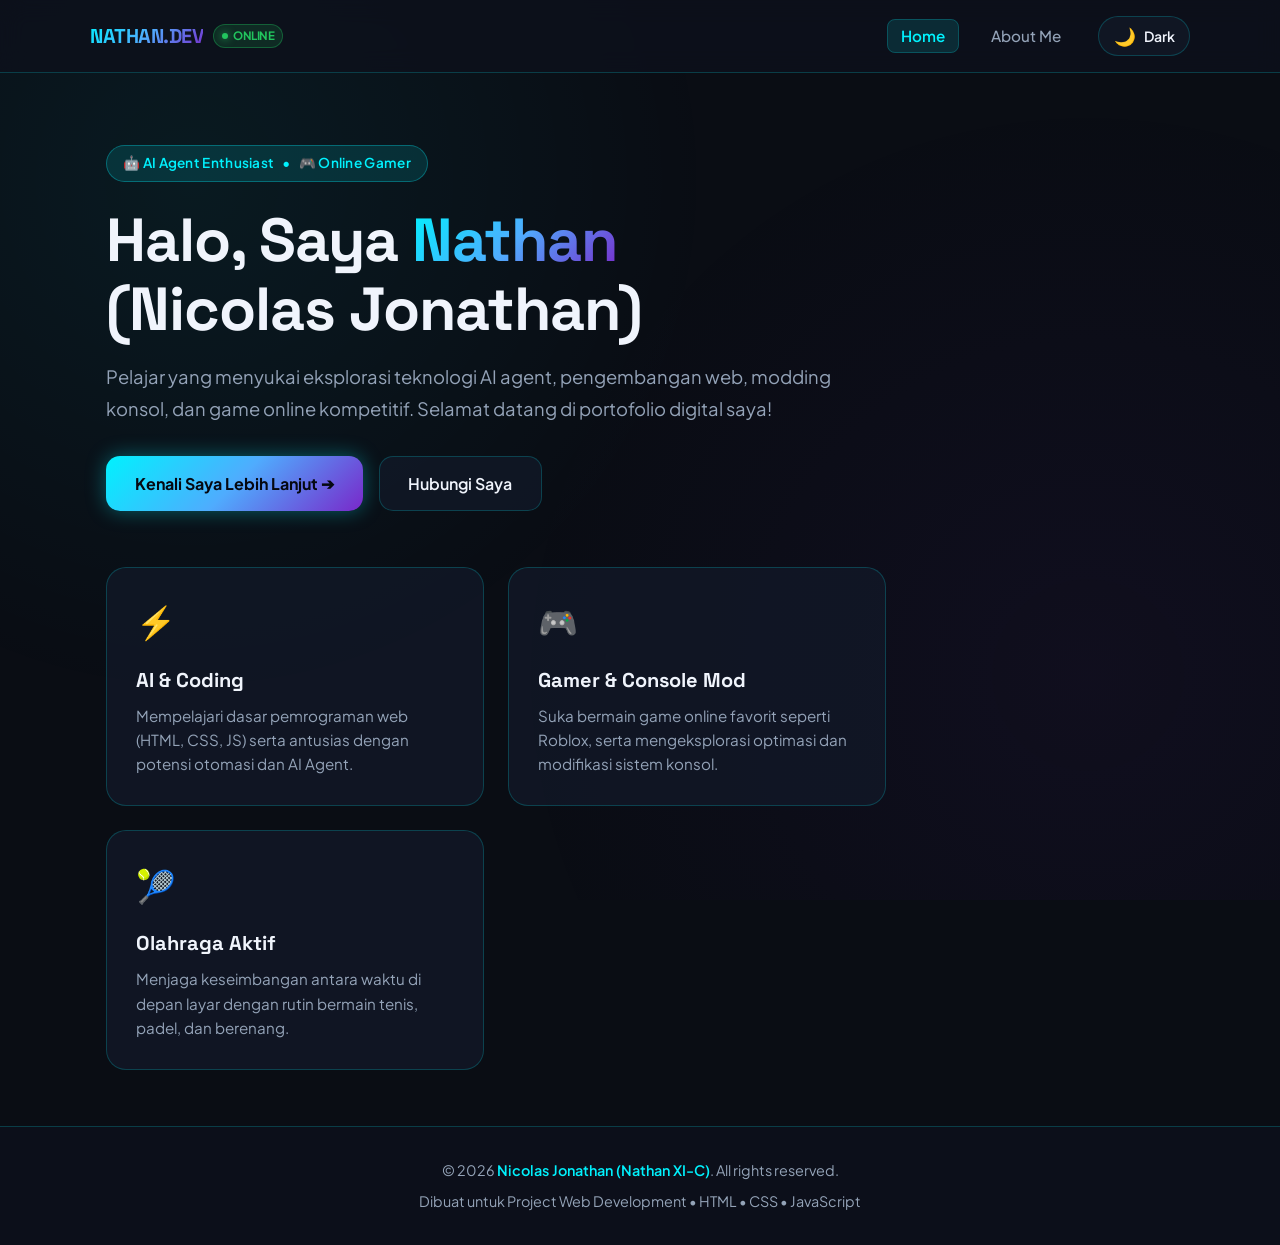
<file: About_Me/index.html>
<!DOCTYPE html>
<html lang="id">
<head>
  <meta charset="UTF-8">
  <meta name="viewport" content="width=device-width, initial-scale=1.0">
  <title>Nathan | Personal Website & AI Explorer</title>
  <link rel="stylesheet" href="style.css">
</head>
<body>

  <!-- ==================== NAVBAR ==================== -->
  <header class="navbar">
    <div class="container nav-container">
      <a href="index.html" class="logo">
        <span class="logo-tag">NATHAN.DEV</span>
        <span class="status-indicator">
          <span class="status-dot"></span>
          ONLINE
        </span>
      </a>

      <div class="nav-right">
        <!-- Navigation Menu -->
        <nav>
          <ul class="nav-menu" id="nav-menu">
            <li><a href="index.html" class="nav-link active">Home</a></li>
            <li><a href="about.html" class="nav-link">About Me</a></li>
          </ul>
        </nav>

        <!-- Theme Toggle Button -->
        <button id="theme-toggle" class="theme-btn" aria-label="Ganti Tema">
          <span id="theme-icon" class="theme-icon">🌙</span>
          <span id="theme-text">Dark</span>
        </button>

        <!-- Mobile Menu Toggle Button -->
        <button id="mobile-toggle" class="mobile-toggle" aria-label="Buka Menu">☰</button>
      </div>
    </div>
  </header>

  <!-- ==================== MAIN CONTENT ==================== -->
  <main class="container">
    <!-- Hero Section -->
    <section class="hero">
      <div class="hero-content">
        <div class="badge">
          <span>🤖 AI Agent Enthusiast</span>
          <span>•</span>
          <span>🎮 Online Gamer</span>
        </div>

        <h1 class="hero-title">
          Halo, Saya <span class="gradient-text">Nathan</span><br>
          (Nicolas Jonathan)
        </h1>

        <p class="hero-desc">
          Pelajar yang menyukai eksplorasi teknologi AI agent, pengembangan web, modding konsol, dan game online kompetitif. Selamat datang di portofolio digital saya!
        </p>

        <div class="cta-group">
          <a href="about.html" class="btn btn-primary">
            Kenali Saya Lebih Lanjut ➔
          </a>
          <a href="about.html#socials" class="btn btn-secondary">
            Hubungi Saya
          </a>
        </div>

        <!-- Highlight Cards -->
        <div class="highlights-grid">
          <article class="card">
            <span class="card-icon">⚡</span>
            <h3 class="card-title">AI & Coding</h3>
            <p class="card-desc">
              Mempelajari dasar pemrograman web (HTML, CSS, JS) serta antusias dengan potensi otomasi dan AI Agent.
            </p>
          </article>

          <article class="card">
            <span class="card-icon">🎮</span>
            <h3 class="card-title">Gamer & Console Mod</h3>
            <p class="card-desc">
              Suka bermain game online favorit seperti Roblox, serta mengeksplorasi optimasi dan modifikasi sistem konsol.
            </p>
          </article>

          <article class="card">
            <span class="card-icon">🎾</span>
            <h3 class="card-title">Olahraga Aktif</h3>
            <p class="card-desc">
              Menjaga keseimbangan antara waktu di depan layar dengan rutin bermain tenis, padel, dan berenang.
            </p>
          </article>
        </div>
      </div>
    </section>
  </main>

  <!-- ==================== FOOTER ==================== -->
  <footer class="footer">
    <div class="container footer-content">
      <p>&copy; 2026 <span class="footer-accent">Nicolas Jonathan (Nathan XI-C)</span>. All rights reserved.</p>
      <p>Dibuat untuk Project Web Development • HTML • CSS • JavaScript</p>
    </div>
  </footer>

  <!-- Script JavaScript -->
  <script src="script.js"></script>
</body>
</html>
</file>
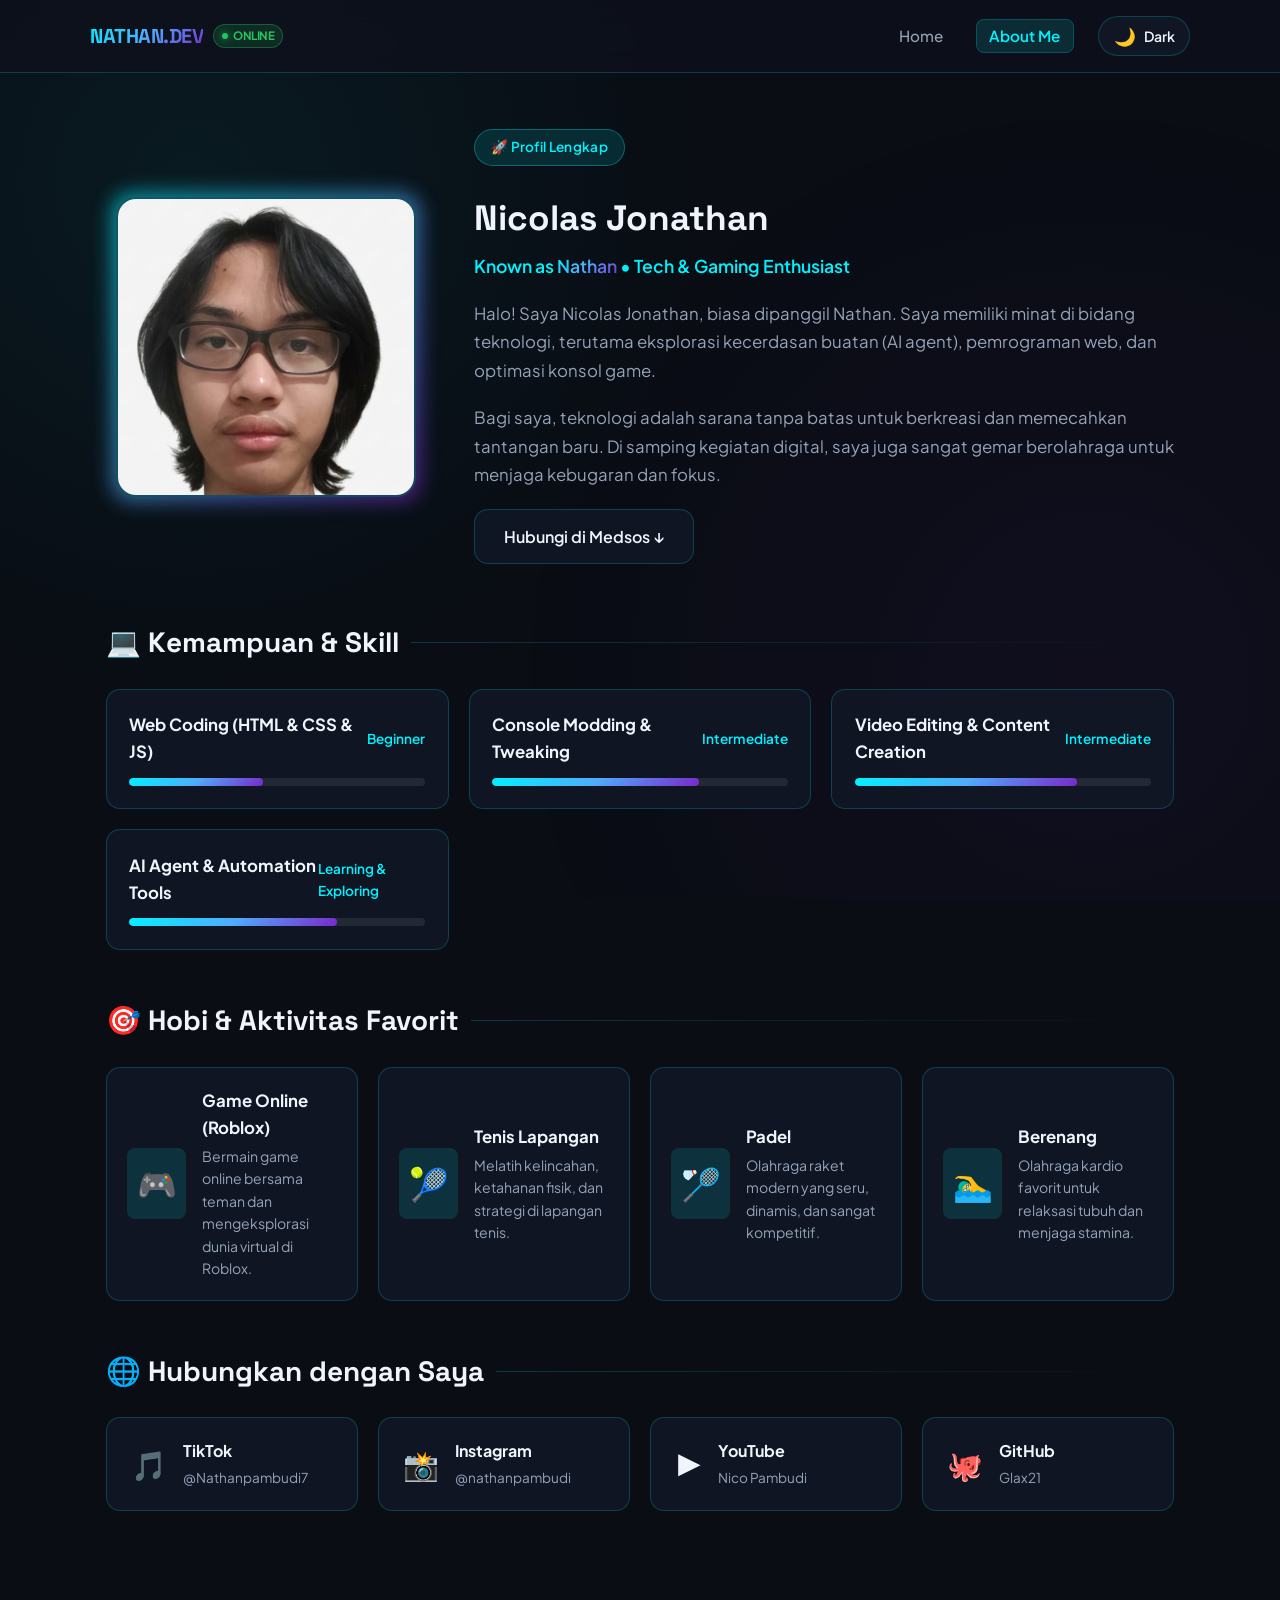
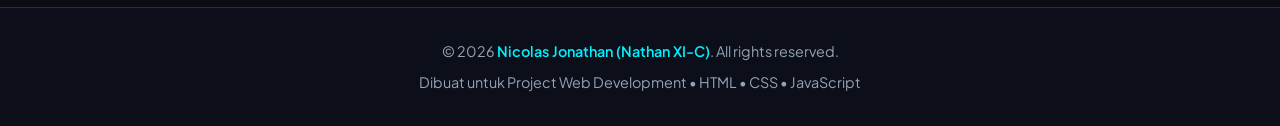
<file: About_Me/about.html>
<!DOCTYPE html>
<html lang="id">
<head>
  <meta charset="UTF-8">
  <meta name="viewport" content="width=device-width, initial-scale=1.0">
  <title>About Me | Nicolas Jonathan (Nathan)</title>
  <link rel="stylesheet" href="style.css">
</head>
<body>

  <!-- ==================== NAVBAR ==================== -->
  <header class="navbar">
    <div class="container nav-container">
      <a href="index.html" class="logo">
        <span class="logo-tag">NATHAN.DEV</span>
        <span class="status-indicator">
          <span class="status-dot"></span>
          ONLINE
        </span>
      </a>

      <div class="nav-right">
        <!-- Navigation Menu -->
        <nav>
          <ul class="nav-menu" id="nav-menu">
            <li><a href="index.html" class="nav-link">Home</a></li>
            <li><a href="about.html" class="nav-link active">About Me</a></li>
          </ul>
        </nav>

        <!-- Theme Toggle Button -->
        <button id="theme-toggle" class="theme-btn" aria-label="Ganti Tema">
          <span id="theme-icon" class="theme-icon">🌙</span>
          <span id="theme-text">Dark</span>
        </button>

        <!-- Mobile Menu Toggle Button -->
        <button id="mobile-toggle" class="mobile-toggle" aria-label="Buka Menu">☰</button>
      </div>
    </div>
  </header>

  <!-- ==================== MAIN CONTENT ==================== -->
  <main class="container">
    <div class="profile-section">

      <!-- Profile Bio Section -->
      <section class="profile-layout">
        <div class="profile-photo-wrapper">
          <img src="images/Foto_Diri.jpeg" alt="Foto Nicolas Jonathan (Nathan)" class="profile-img">
        </div>

        <div class="profile-bio">
          <div class="badge">
            <span>🚀 Profil Lengkap</span>
          </div>
          <h1>Nicolas Jonathan</h1>
          <h3>Known as <span class="gradient-text">Nathan</span> • Tech & Gaming Enthusiast</h3>
          <p>
            Halo! Saya Nicolas Jonathan, biasa dipanggil Nathan. Saya memiliki minat di bidang teknologi, terutama eksplorasi kecerdasan buatan (AI agent), pemrograman web, dan optimasi konsol game.
          </p>
          <p>
            Bagi saya, teknologi adalah sarana tanpa batas untuk berkreasi dan memecahkan tantangan baru. Di samping kegiatan digital, saya juga sangat gemar berolahraga untuk menjaga kebugaran dan fokus.
          </p>
          <a href="#socials" class="btn btn-secondary">Hubungi di Medsos ↓</a>
        </div>
      </section>

      <!-- Section: Skills -->
      <section>
        <h2 class="section-title">💻 Kemampuan & Skill</h2>
        <div class="skills-grid">
          
          <div class="skill-card">
            <div class="skill-header">
              <span class="skill-name">Web Coding (HTML & CSS & JS)</span>
              <span class="skill-level">Beginner</span>
            </div>
            <div class="progress-track">
              <div class="progress-fill" style="width: 45%;"></div>
            </div>
          </div>

          <div class="skill-card">
            <div class="skill-header">
              <span class="skill-name">Console Modding & Tweaking</span>
              <span class="skill-level">Intermediate</span>
            </div>
            <div class="progress-track">
              <div class="progress-fill" style="width: 70%;"></div>
            </div>
          </div>

          <div class="skill-card">
            <div class="skill-header">
              <span class="skill-name">Video Editing & Content Creation</span>
              <span class="skill-level">Intermediate</span>
            </div>
            <div class="progress-track">
              <div class="progress-fill" style="width: 75%;"></div>
            </div>
          </div>

          <div class="skill-card">
            <div class="skill-header">
              <span class="skill-name">AI Agent & Automation Tools</span>
              <span class="skill-level">Learning & Exploring</span>
            </div>
            <div class="progress-track">
              <div class="progress-fill" style="width: 70%;"></div>
            </div>
          </div>

        </div>
      </section>

      <!-- Section: Hobi & Minat -->
      <section>
        <h2 class="section-title">🎯 Hobi & Aktivitas Favorit</h2>
        <div class="interest-grid">

          <div class="interest-item">
            <div class="interest-icon">🎮</div>
            <div>
              <h4>Game Online (Roblox)</h4>
              <p>Bermain game online bersama teman dan mengeksplorasi dunia virtual di Roblox.</p>
            </div>
          </div>

          <div class="interest-item">
            <div class="interest-icon">🎾</div>
            <div>
              <h4>Tenis Lapangan</h4>
              <p>Melatih kelincahan, ketahanan fisik, dan strategi di lapangan tenis.</p>
            </div>
          </div>

          <div class="interest-item">
            <div class="interest-icon">🏸</div>
            <div>
              <h4>Padel</h4>
              <p>Olahraga raket modern yang seru, dinamis, dan sangat kompetitif.</p>
            </div>
          </div>

          <div class="interest-item">
            <div class="interest-icon">🏊‍♂️</div>
            <div>
              <h4>Berenang</h4>
              <p>Olahraga kardio favorit untuk relaksasi tubuh dan menjaga stamina.</p>
            </div>
          </div>

        </div>
      </section>

      <!-- Section: Media Sosial -->
      <section id="socials">
        <h2 class="section-title">🌐 Hubungkan dengan Saya</h2>
        <div class="social-grid">

          <a href="https://www.tiktok.com/@Nathanpambudi7" target="_blank" rel="noopener noreferrer" class="social-card">
            <div class="social-icon-wrapper">🎵</div>
            <div class="social-meta">
              <h4>TikTok</h4>
              <span>@Nathanpambudi7</span>
            </div>
          </a>

          <a href="https://www.instagram.com/nathanpambudi" target="_blank" rel="noopener noreferrer" class="social-card">
            <div class="social-icon-wrapper">📸</div>
            <div class="social-meta">
              <h4>Instagram</h4>
              <span>@nathanpambudi</span>
            </div>
          </a>

          <a href="https://www.youtube.com/channel/UCxlg0OLUXcjMMSjC8BsE_hg" target="_blank" rel="noopener noreferrer" class="social-card">
            <div class="social-icon-wrapper">▶️</div>
            <div class="social-meta">
              <h4>YouTube</h4>
              <span>Nico Pambudi</span>
            </div>
          </a>

          <a href="https://github.com/Glax21" target="_blank" rel="noopener noreferrer" class="social-card">
            <div class="social-icon-wrapper">🐙</div>
            <div class="social-meta">
              <h4>GitHub</h4>
              <span>Glax21</span>
            </div>
          </a>

        </div>
      </section>

    </div>
  </main>

  <!-- ==================== FOOTER ==================== -->
  <footer class="footer">
    <div class="container footer-content">
      <p>&copy; 2026 <span class="footer-accent">Nicolas Jonathan (Nathan XI-C)</span>. All rights reserved.</p>
      <p>Dibuat untuk Project Web Development • HTML • CSS • JavaScript</p>
    </div>
  </footer>

  <!-- Script JavaScript -->
  <script src="script.js"></script>
</body>
</html>
</file>
<file: About_Me/style.css>
/* ==========================================================================
   STYLE.CSS - ABOUT ME WEBSITE (NATHAN / NICOLAS JONATHAN)
   Tema: AI Agent & Gaming Aesthetic (Dark/Light Mode Compatible)
   ========================================================================== */

@import url('https://fonts.googleapis.com/css2?family=Plus+Jakarta+Sans:wght@300;400;500;600;700;800&family=Space+Grotesk:wght@500;700&display=swap');

/* --- Variable Warna & Tema --- */
:root {
  /* Dark Theme (Default) */
  --bg-main: #0a0d14;
  --bg-nav: rgba(13, 17, 28, 0.85);
  --bg-card: rgba(19, 26, 42, 0.7);
  --bg-card-hover: rgba(28, 38, 62, 0.9);
  --border-color: rgba(0, 242, 254, 0.2);
  --border-glow: rgba(0, 242, 254, 0.5);
  
  --text-main: #f0f4fc;
  --text-muted: #94a3b8;
  --text-accent: #00f2fe;
  
  --accent-primary: #00f2fe;
  --accent-secondary: #7928ca;
  --accent-gradient: linear-gradient(135deg, #00f2fe 0%, #4facfe 50%, #7928ca 100%);
  --accent-glow: 0 0 20px rgba(0, 242, 254, 0.35);

  --badge-bg: rgba(0, 242, 254, 0.12);
  --badge-text: #00f2fe;
  --badge-border: rgba(0, 242, 254, 0.3);

  --font-heading: 'Space Grotesk', sans-serif;
  --font-body: 'Plus Jakarta Sans', sans-serif;
  
  --transition: all 0.3s cubic-bezier(0.4, 0, 0.2, 1);
  --radius-sm: 8px;
  --radius-md: 14px;
  --radius-lg: 20px;
}

/* Light Theme */
[data-theme="light"] {
  --bg-main: #f8fafc;
  --bg-nav: rgba(255, 255, 255, 0.9);
  --bg-card: #ffffff;
  --bg-card-hover: #f1f5f9;
  --border-color: rgba(0, 119, 255, 0.15);
  --border-glow: rgba(0, 119, 255, 0.3);
  
  --text-main: #0f172a;
  --text-muted: #64748b;
  --text-accent: #0284c7;
  
  --accent-primary: #0284c7;
  --accent-secondary: #6366f1;
  --accent-gradient: linear-gradient(135deg, #0284c7 0%, #38bdf8 50%, #6366f1 100%);
  --accent-glow: 0 8px 24px rgba(2, 132, 199, 0.18);

  --badge-bg: rgba(2, 132, 199, 0.1);
  --badge-text: #0369a1;
  --badge-border: rgba(2, 132, 199, 0.25);
}

/* --- Reset Dasar --- */
* {
  margin: 0;
  padding: 0;
  box-sizing: border-box;
}

html {
  scroll-behavior: smooth;
}

body {
  font-family: var(--font-body);
  background-color: var(--bg-main);
  color: var(--text-main);
  line-height: 1.6;
  min-height: 100vh;
  display: flex;
  flex-direction: column;
  transition: background-color 0.4s ease, color 0.4s ease;
  overflow-x: hidden;
}

/* Background Cyber Grid Effect */
body::before {
  content: "";
  position: fixed;
  top: 0;
  left: 0;
  width: 100%;
  height: 100%;
  background-image: 
    radial-gradient(circle at 15% 20%, rgba(0, 242, 254, 0.06) 0%, transparent 40%),
    radial-gradient(circle at 85% 75%, rgba(121, 40, 202, 0.06) 0%, transparent 45%);
  pointer-events: none;
  z-index: -1;
}

/* --- Container Umum --- */
.container {
  width: 90%;
  max-width: 1100px;
  margin: 0 auto;
  padding: 0 1rem;
}

/* --- Header & Navbar --- */
.navbar {
  position: sticky;
  top: 0;
  z-index: 100;
  background-color: var(--bg-nav);
  backdrop-filter: blur(12px);
  -webkit-backdrop-filter: blur(12px);
  border-bottom: 1px solid var(--border-color);
  transition: var(--transition);
}

.nav-container {
  display: flex;
  justify-content: space-between;
  align-items: center;
  padding: 1rem 0;
}

.logo {
  display: flex;
  align-items: center;
  gap: 0.6rem;
  font-family: var(--font-heading);
  font-weight: 700;
  font-size: 1.25rem;
  text-decoration: none;
  color: var(--text-main);
  letter-spacing: -0.5px;
}

.logo-tag {
  background: var(--accent-gradient);
  -webkit-background-clip: text;
  -webkit-text-fill-color: transparent;
}

.status-indicator {
  display: flex;
  align-items: center;
  gap: 0.35rem;
  font-size: 0.72rem;
  font-family: var(--font-body);
  padding: 2px 8px;
  background: rgba(34, 197, 94, 0.15);
  border: 1px solid rgba(34, 197, 94, 0.35);
  color: #22c55e;
  border-radius: 20px;
}

.status-dot {
  width: 6px;
  height: 6px;
  background-color: #22c55e;
  border-radius: 50%;
  box-shadow: 0 0 8px #22c55e;
  animation: pulse 2s infinite;
}

@keyframes pulse {
  0%, 100% { opacity: 1; transform: scale(1); }
  50% { opacity: 0.5; transform: scale(0.85); }
}

.nav-right {
  display: flex;
  align-items: center;
  gap: 1.5rem;
}

.nav-menu {
  display: flex;
  list-style: none;
  gap: 1.25rem;
  align-items: center;
}

.nav-link {
  text-decoration: none;
  color: var(--text-muted);
  font-weight: 500;
  font-size: 0.95rem;
  padding: 0.4rem 0.8rem;
  border-radius: var(--radius-sm);
  transition: var(--transition);
}

.nav-link:hover {
  color: var(--text-accent);
  background: var(--badge-bg);
}

.nav-link.active {
  color: var(--text-accent);
  font-weight: 600;
  background: var(--badge-bg);
  border: 1px solid var(--border-color);
}

/* Theme Toggle Button */
.theme-btn {
  background: var(--bg-card);
  border: 1px solid var(--border-color);
  color: var(--text-main);
  padding: 0.5rem 0.9rem;
  border-radius: 30px;
  cursor: pointer;
  display: flex;
  align-items: center;
  gap: 0.5rem;
  font-size: 0.88rem;
  font-weight: 600;
  font-family: var(--font-body);
  transition: var(--transition);
}

.theme-btn:hover {
  border-color: var(--accent-primary);
  box-shadow: var(--accent-glow);
  transform: translateY(-1px);
}

.theme-icon {
  font-size: 1.1rem;
}

/* Hamburger Mobile */
.mobile-toggle {
  display: none;
  background: none;
  border: none;
  color: var(--text-main);
  font-size: 1.5rem;
  cursor: pointer;
}

/* --- Hero Section --- */
.hero {
  padding: 4.5rem 0 3.5rem;
  position: relative;
}

.hero-content {
  display: flex;
  flex-direction: column;
  align-items: flex-start;
  max-width: 780px;
}

.badge {
  display: inline-flex;
  align-items: center;
  gap: 0.5rem;
  padding: 0.4rem 1rem;
  background: var(--badge-bg);
  border: 1px solid var(--badge-border);
  color: var(--badge-text);
  border-radius: 30px;
  font-size: 0.85rem;
  font-weight: 600;
  margin-bottom: 1.5rem;
  letter-spacing: 0.3px;
}

.hero-title {
  font-family: var(--font-heading);
  font-size: clamp(2.3rem, 5vw, 3.8rem);
  font-weight: 800;
  line-height: 1.15;
  margin-bottom: 1rem;
  letter-spacing: -1px;
}

.gradient-text {
  background: var(--accent-gradient);
  -webkit-background-clip: text;
  -webkit-text-fill-color: transparent;
  display: inline-block;
}

.hero-desc {
  font-size: 1.15rem;
  color: var(--text-muted);
  margin-bottom: 2rem;
  line-height: 1.7;
}

.cta-group {
  display: flex;
  flex-wrap: wrap;
  gap: 1rem;
  margin-bottom: 3.5rem;
}

.btn {
  display: inline-flex;
  align-items: center;
  gap: 0.5rem;
  padding: 0.85rem 1.8rem;
  border-radius: var(--radius-md);
  font-weight: 600;
  font-size: 1rem;
  text-decoration: none;
  cursor: pointer;
  transition: var(--transition);
  font-family: var(--font-body);
}

.btn-primary {
  background: var(--accent-gradient);
  color: #050811;
  font-weight: 700;
  box-shadow: var(--accent-glow);
  border: none;
}

.btn-primary:hover {
  transform: translateY(-2px);
  box-shadow: 0 0 30px rgba(0, 242, 254, 0.6);
}

.btn-secondary {
  background: var(--bg-card);
  color: var(--text-main);
  border: 1px solid var(--border-color);
}

.btn-secondary:hover {
  background: var(--bg-card-hover);
  border-color: var(--accent-primary);
  transform: translateY(-2px);
}

/* Feature / Highlights Cards */
.highlights-grid {
  display: grid;
  grid-template-columns: repeat(auto-fit, minmax(280px, 1fr));
  gap: 1.5rem;
  width: 100%;
}

.card {
  background: var(--bg-card);
  border: 1px solid var(--border-color);
  border-radius: var(--radius-lg);
  padding: 1.8rem;
  transition: var(--transition);
  position: relative;
  overflow: hidden;
}

.card:hover {
  background: var(--bg-card-hover);
  border-color: var(--border-glow);
  transform: translateY(-4px);
  box-shadow: var(--accent-glow);
}

.card-icon {
  font-size: 2rem;
  margin-bottom: 1rem;
  display: inline-block;
}

.card-title {
  font-family: var(--font-heading);
  font-size: 1.25rem;
  font-weight: 700;
  margin-bottom: 0.5rem;
  color: var(--text-main);
}

.card-desc {
  color: var(--text-muted);
  font-size: 0.95rem;
  line-height: 1.6;
}

/* --- ABOUT ME PAGE SPECIFIC --- */
.profile-section {
  padding: 3.5rem 0 2rem;
}

.profile-layout {
  display: grid;
  grid-template-columns: 320px 1fr;
  gap: 3rem;
  align-items: center;
  margin-bottom: 3.5rem;
}

.profile-photo-wrapper {
  position: relative;
  width: 100%;
  max-width: 300px;
  margin: 0 auto;
}

.profile-photo-wrapper::before {
  content: "";
  position: absolute;
  inset: -4px;
  background: var(--accent-gradient);
  border-radius: var(--radius-lg);
  z-index: 0;
  filter: blur(10px);
  opacity: 0.6;
  transition: var(--transition);
}

.profile-photo-wrapper:hover::before {
  opacity: 0.9;
  filter: blur(14px);
}

.profile-img {
  position: relative;
  z-index: 1;
  width: 100%;
  aspect-ratio: 1 / 1;
  object-fit: cover;
  border-radius: var(--radius-lg);
  border: 2px solid var(--border-color);
  background-color: var(--bg-card);
  display: block;
}

.profile-bio h1 {
  font-family: var(--font-heading);
  font-size: 2.2rem;
  margin-bottom: 0.4rem;
}

.profile-bio h3 {
  color: var(--text-accent);
  font-size: 1.1rem;
  font-weight: 600;
  margin-bottom: 1.2rem;
}

.profile-bio p {
  color: var(--text-muted);
  font-size: 1.05rem;
  line-height: 1.7;
  margin-bottom: 1.2rem;
}

/* Sections Styling */
.section-title {
  font-family: var(--font-heading);
  font-size: 1.75rem;
  font-weight: 700;
  margin: 3rem 0 1.5rem;
  display: flex;
  align-items: center;
  gap: 0.75rem;
}

.section-title::after {
  content: "";
  flex: 1;
  height: 1px;
  background: linear-gradient(90deg, var(--border-color), transparent);
}

/* Skills Section */
.skills-grid {
  display: grid;
  grid-template-columns: repeat(auto-fit, minmax(260px, 1fr));
  gap: 1.25rem;
}

.skill-card {
  background: var(--bg-card);
  border: 1px solid var(--border-color);
  border-radius: var(--radius-md);
  padding: 1.4rem;
  transition: var(--transition);
}

.skill-card:hover {
  border-color: var(--accent-primary);
  transform: translateY(-2px);
}

.skill-header {
  display: flex;
  justify-content: space-between;
  align-items: center;
  margin-bottom: 0.75rem;
}

.skill-name {
  font-weight: 700;
  font-size: 1.05rem;
}

.skill-level {
  font-size: 0.85rem;
  color: var(--text-accent);
  font-weight: 600;
}

.progress-track {
  width: 100%;
  height: 8px;
  background: rgba(255, 255, 255, 0.08);
  border-radius: 10px;
  overflow: hidden;
  position: relative;
}

[data-theme="light"] .progress-track {
  background: rgba(0, 0, 0, 0.08);
}

.progress-fill {
  height: 100%;
  background: var(--accent-gradient);
  border-radius: 10px;
  transition: width 1s ease-in-out;
}

/* Hobbies & Gaming Section */
.interest-grid {
  display: grid;
  grid-template-columns: repeat(auto-fit, minmax(240px, 1fr));
  gap: 1.25rem;
}

.interest-item {
  background: var(--bg-card);
  border: 1px solid var(--border-color);
  border-radius: var(--radius-md);
  padding: 1.25rem;
  display: flex;
  align-items: center;
  gap: 1rem;
  transition: var(--transition);
}

.interest-item:hover {
  border-color: var(--border-glow);
  background: var(--bg-card-hover);
  transform: translateY(-2px);
}

.interest-icon {
  font-size: 2rem;
  padding: 0.6rem;
  background: var(--badge-bg);
  border-radius: var(--radius-sm);
  display: flex;
  align-items: center;
  justify-content: center;
}

.interest-item h4 {
  font-size: 1.05rem;
  margin-bottom: 0.2rem;
}

.interest-item p {
  color: var(--text-muted);
  font-size: 0.88rem;
}

/* Social Media Section */
.social-grid {
  display: grid;
  grid-template-columns: repeat(auto-fit, minmax(220px, 1fr));
  gap: 1.25rem;
  margin-bottom: 4rem;
}

.social-card {
  background: var(--bg-card);
  border: 1px solid var(--border-color);
  border-radius: var(--radius-md);
  padding: 1.25rem 1.5rem;
  display: flex;
  align-items: center;
  gap: 1rem;
  text-decoration: none;
  color: var(--text-main);
  transition: var(--transition);
}

.social-card:hover {
  border-color: var(--accent-primary);
  transform: translateY(-3px);
  box-shadow: var(--accent-glow);
  color: var(--text-accent);
}

.social-icon-wrapper {
  font-size: 1.8rem;
}

.social-meta h4 {
  font-size: 1rem;
  font-weight: 700;
}

.social-meta span {
  font-size: 0.85rem;
  color: var(--text-muted);
}

/* --- Footer --- */
.footer {
  margin-top: auto;
  border-top: 1px solid var(--border-color);
  background: var(--bg-nav);
  padding: 2rem 0;
  text-align: center;
  color: var(--text-muted);
  font-size: 0.9rem;
}

.footer-content {
  display: flex;
  flex-direction: column;
  gap: 0.5rem;
  align-items: center;
}

.footer-accent {
  color: var(--text-accent);
  font-weight: 600;
}

/* --- Responsive Media Queries --- */
@media (max-width: 768px) {
  .nav-menu {
    display: none;
    position: absolute;
    top: 100%;
    left: 0;
    width: 100%;
    background: var(--bg-nav);
    backdrop-filter: blur(14px);
    border-bottom: 1px solid var(--border-color);
    flex-direction: column;
    padding: 1.5rem 1rem;
    gap: 0.8rem;
  }

  .nav-menu.open {
    display: flex;
  }

  .mobile-toggle {
    display: block;
  }

  .hero {
    padding: 2.5rem 0;
  }

  .profile-layout {
    grid-template-columns: 1fr;
    text-align: center;
    gap: 2rem;
  }

  .profile-photo-wrapper {
    margin: 0 auto;
  }

  .section-title::after {
    display: none;
  }
}
</file>
